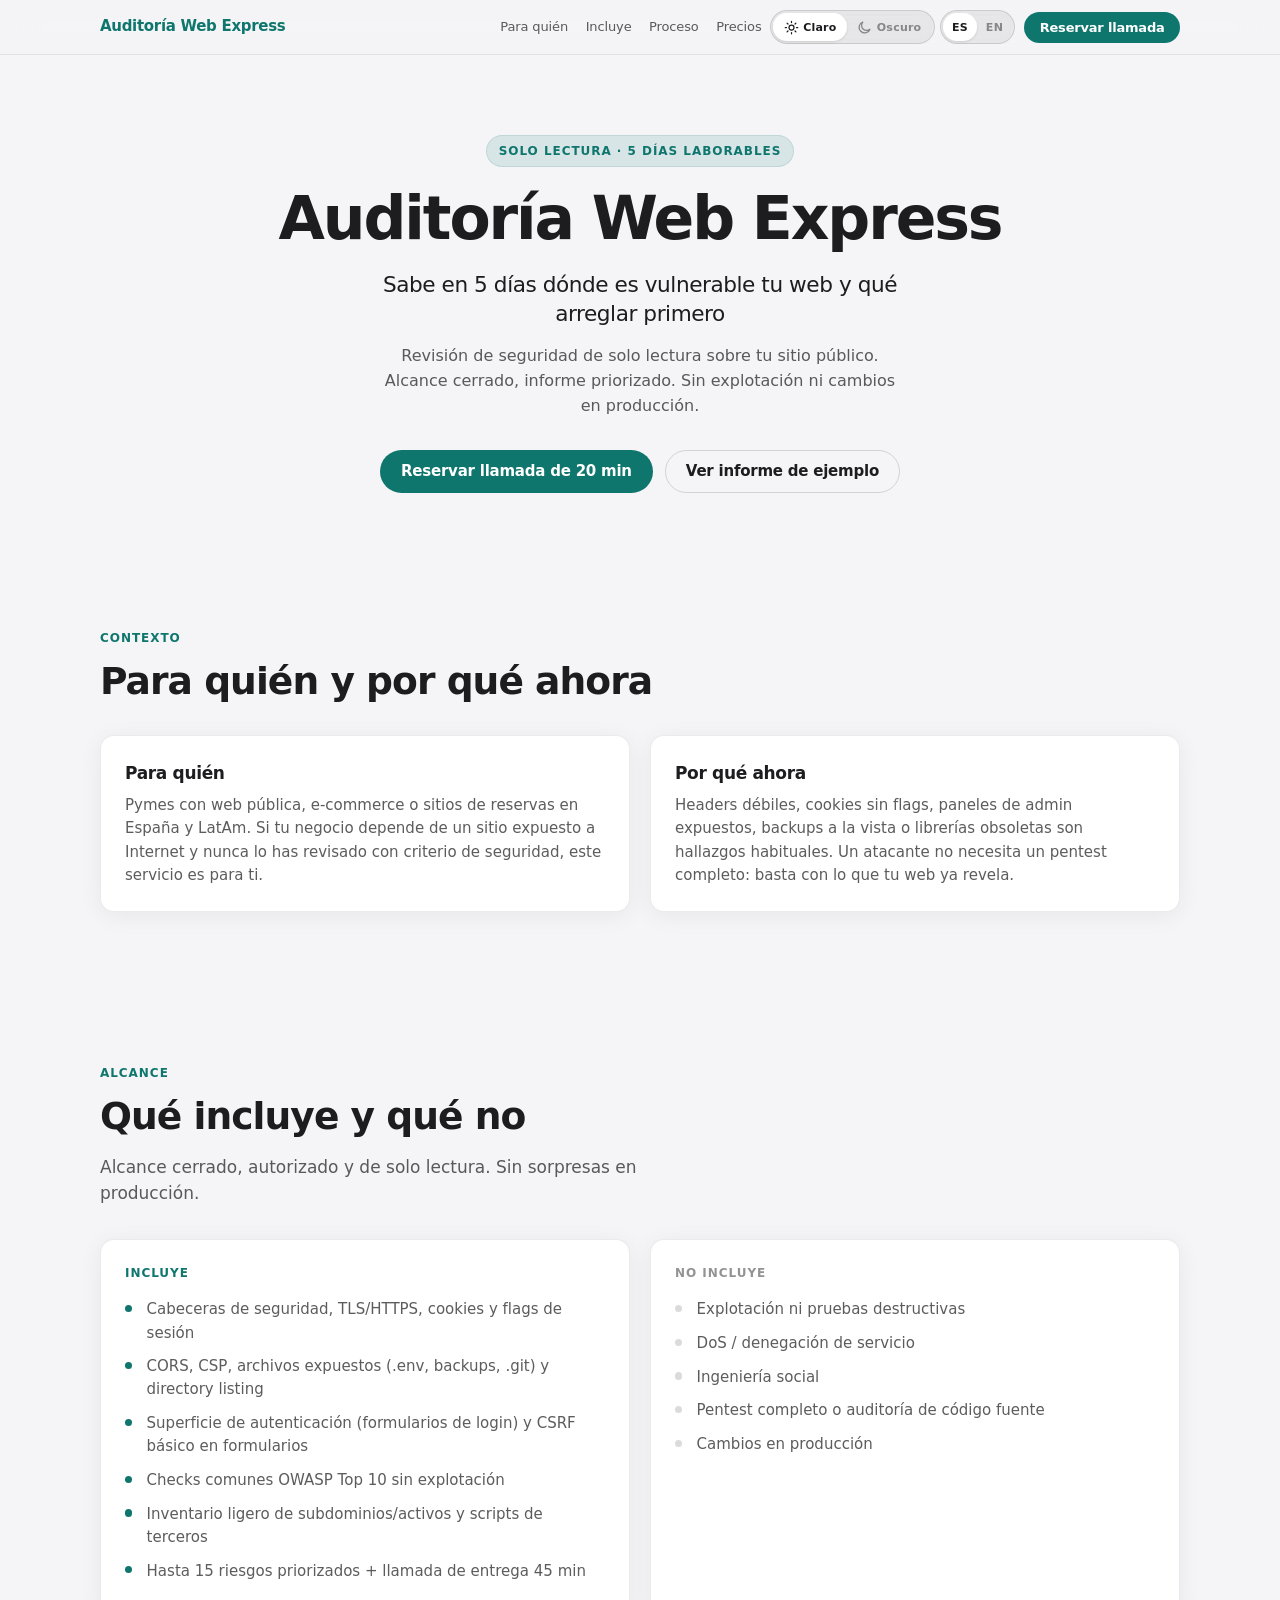
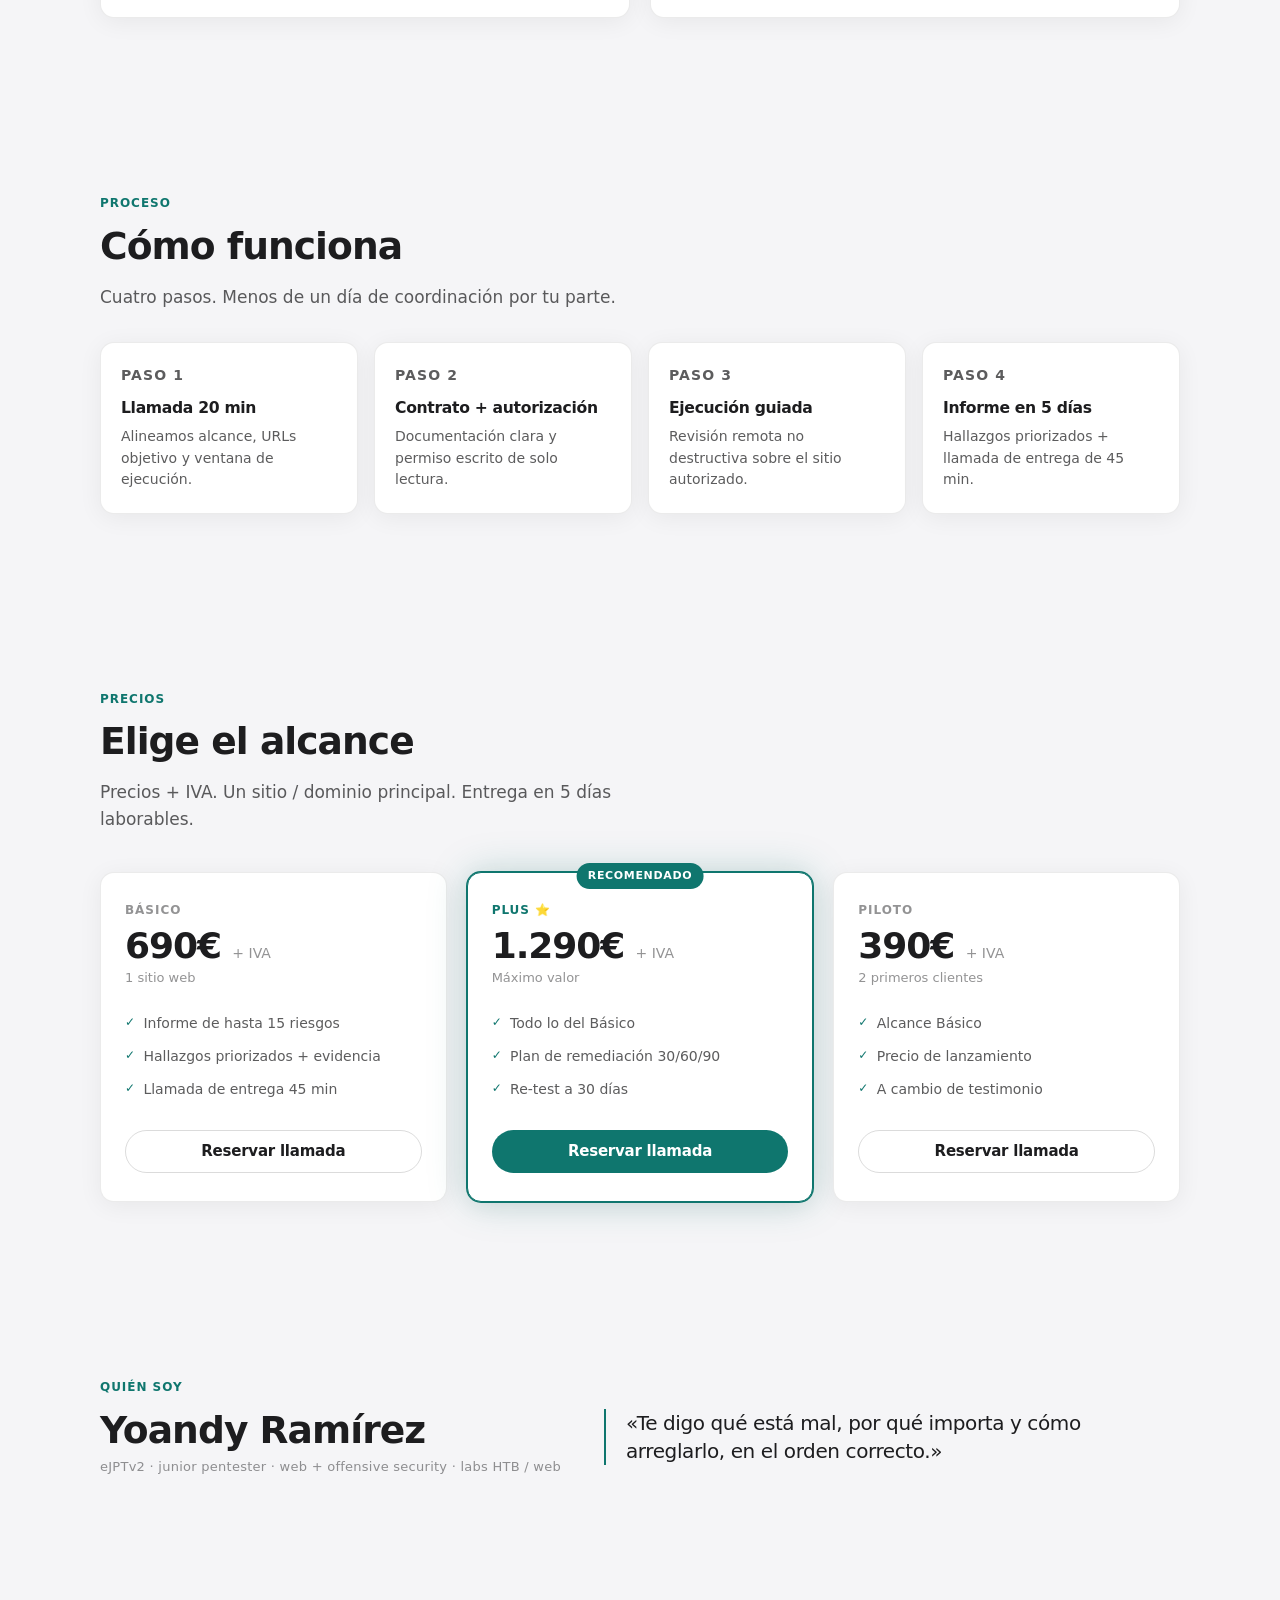
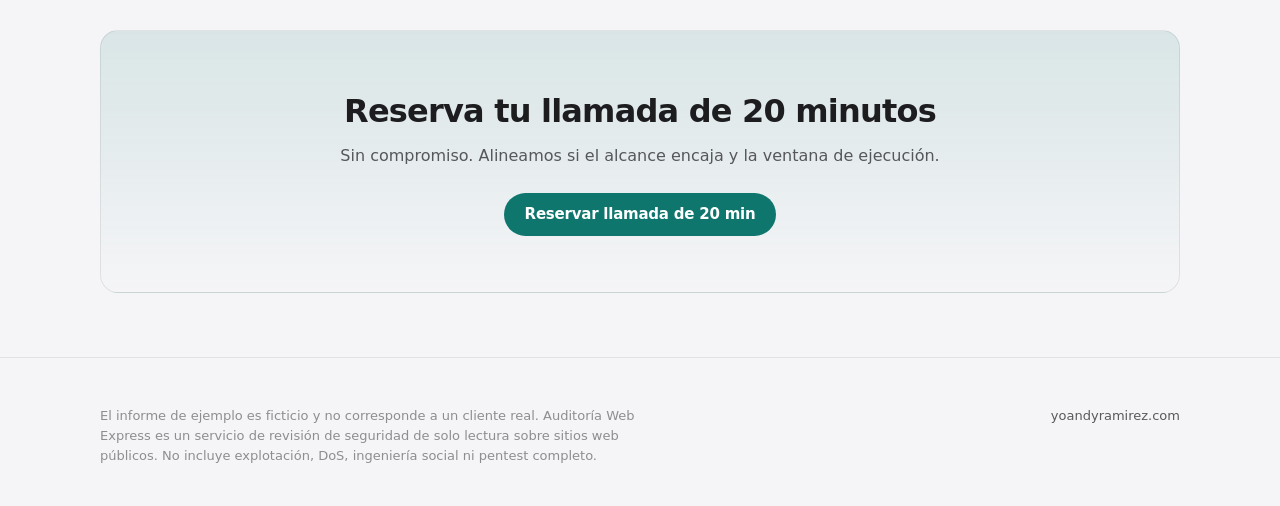
<file: index.html>
<!DOCTYPE html>
<html lang="es" data-theme="dark">
<head>
  <meta charset="UTF-8">
  <meta name="viewport" content="width=device-width, initial-scale=1, viewport-fit=cover">
  <meta name="description" content="Auditoría Web Express: sabe en 5 días dónde es vulnerable tu web y qué arreglar primero. Revisión de solo lectura, informe priorizado. Pymes ES+LatAm.">
  <title>Auditoría Web Express — Seguridad web en 5 días</title>
  <script>
    (function () {
      try {
        var t = localStorage.getItem('theme');
        if (t !== 'light' && t !== 'dark') {
          t = window.matchMedia('(prefers-color-scheme: light)').matches ? 'light' : 'dark';
        }
        document.documentElement.setAttribute('data-theme', t);
        var l = localStorage.getItem('lang');
        document.documentElement.setAttribute('lang', l === 'en' ? 'en' : 'es');
      } catch (e) {}
      document.documentElement.classList.add('js');
    })();
  </script>
  <link rel="stylesheet" href="styles.css">
</head>
<body data-page="home">
  <header class="nav">
    <div class="wrap nav__inner">
      <a href="#" class="nav__brand"><span data-i18n="nav.brand">Auditoría Web</span> <span>Express</span></a>
      <div class="nav__right">
        <nav class="nav__links" data-i18n-aria="nav.aria" aria-label="Principal">
          <a class="nav__link" href="#para-quien" data-i18n="nav.audience">Para quién</a>
          <a class="nav__link" href="#incluye" data-i18n="nav.includes">Incluye</a>
          <a class="nav__link" href="#proceso" data-i18n="nav.process">Proceso</a>
          <a class="nav__link" href="#precios" data-i18n="nav.pricing">Precios</a>
        </nav>
        <div class="nav__toggles">
          <div class="seg seg--theme" role="group" data-i18n-aria="nav.theme" aria-label="Tema">
            <button type="button" class="seg__btn" data-theme-set="light" aria-pressed="false" title="Claro">
              <svg class="seg__icon" width="15" height="15" viewBox="0 0 24 24" fill="none" stroke="currentColor" stroke-width="2" stroke-linecap="round" aria-hidden="true"><circle cx="12" cy="12" r="4"/><path d="M12 2v2M12 20v2M4.93 4.93l1.41 1.41M17.66 17.66l1.41 1.41M2 12h2M20 12h2M4.93 19.07l1.41-1.41M17.66 6.34l1.41-1.41"/></svg>
              <span class="seg__label" data-i18n="theme.light">Claro</span>
            </button>
            <button type="button" class="seg__btn" data-theme-set="dark" aria-pressed="true" title="Oscuro">
              <svg class="seg__icon" width="15" height="15" viewBox="0 0 24 24" fill="none" stroke="currentColor" stroke-width="2" stroke-linecap="round" aria-hidden="true"><path d="M21 14.3A9 9 0 1 1 9.7 3a7 7 0 0 0 11.3 11.3z"/></svg>
              <span class="seg__label" data-i18n="theme.dark">Oscuro</span>
            </button>
          </div>
          <div class="seg seg--lang" role="group" data-i18n-aria="nav.lang" aria-label="Idioma">
            <button type="button" class="seg__btn" data-lang-set="es" aria-pressed="true">ES</button>
            <button type="button" class="seg__btn" data-lang-set="en" aria-pressed="false">EN</button>
          </div>
        </div>
        <a class="btn btn--primary btn--sm nav__cta" href="#reserva" data-i18n-aria="nav.cta" aria-label="Reservar llamada">
          <svg class="nav__cta-icon" width="16" height="16" viewBox="0 0 24 24" fill="none" stroke="currentColor" stroke-width="2" stroke-linecap="round" stroke-linejoin="round" aria-hidden="true"><path d="M22 16.92v3a2 2 0 0 1-2.18 2 19.79 19.79 0 0 1-8.63-3.07 19.5 19.5 0 0 1-6-6 19.79 19.79 0 0 1-3.07-8.67A2 2 0 0 1 4.11 2h3a2 2 0 0 1 2 1.72c.127.96.361 1.903.7 2.81a2 2 0 0 1-.45 2.11L8.09 9.91a16 16 0 0 0 6 6l1.27-1.27a2 2 0 0 1 2.11-.45c.907.339 1.85.573 2.81.7A2 2 0 0 1 22 16.92z"/></svg>
          <span class="nav__cta-label" data-i18n="nav.cta">Reservar llamada</span>
        </a>
      </div>
    </div>
  </header>

  <main>
    <section class="hero">
      <div class="wrap">
        <p class="hero__eyebrow reveal" data-i18n="hero.eyebrow">Solo lectura · 5 días laborables</p>
        <h1 class="hero__title reveal" data-i18n="hero.title">Auditoría Web Express</h1>
        <p class="hero__subtitle reveal" data-i18n="hero.subtitle">Sabe en 5 días dónde es vulnerable tu web y qué arreglar primero</p>
        <p class="hero__sub reveal" data-i18n="hero.sub">Revisión de seguridad de solo lectura sobre tu sitio público. Alcance cerrado, informe priorizado. Sin explotación ni cambios en producción.</p>
        <div class="hero__actions reveal">
          <a class="btn btn--primary" href="mailto:yoandyramirezdelgado@gmail.com?subject=Auditor%C3%ADa%20Web%20Express" data-i18n="hero.cta" data-i18n-mail="mail.subject">Reservar llamada de 20 min</a>
          <a class="btn btn--ghost" href="informe.html" data-i18n="hero.sample">Ver informe de ejemplo</a>
        </div>
      </div>
    </section>

    <section class="section section--tight" id="para-quien">
      <div class="wrap">
        <p class="section__label reveal" data-i18n="aud.label">Contexto</p>
        <h2 class="section__title reveal" data-i18n="aud.title">Para quién y por qué ahora</h2>
        <div class="grid-2 audience-grid" style="margin-top: 2rem;">
          <article class="card card--glass reveal">
            <h3 data-i18n="aud.whoTitle">Para quién</h3>
            <p data-i18n="aud.whoBody">Pymes con web pública, e-commerce o sitios de reservas en España y LatAm. Si tu negocio depende de un sitio expuesto a Internet y nunca lo has revisado con criterio de seguridad, este servicio es para ti.</p>
          </article>
          <article class="card card--glass reveal">
            <h3 data-i18n="aud.whyTitle">Por qué ahora</h3>
            <p data-i18n="aud.whyBody">Headers débiles, cookies sin flags, paneles de admin expuestos, backups a la vista o librerías obsoletas son hallazgos habituales. Un atacante no necesita un pentest completo: basta con lo que tu web ya revela.</p>
          </article>
        </div>
      </div>
    </section>

    <section class="section" id="incluye">
      <div class="wrap">
        <p class="section__label reveal" data-i18n="inc.label">Alcance</p>
        <h2 class="section__title reveal" data-i18n="inc.title">Qué incluye y qué no</h2>
        <p class="section__lead reveal" data-i18n="inc.lead">Alcance cerrado, autorizado y de solo lectura. Sin sorpresas en producción.</p>
        <div class="grid-2" style="margin-top: 2rem;">
          <div class="card includes-col includes-col--yes reveal">
            <h3 data-i18n="inc.yes">Incluye</h3>
            <ul>
              <li data-i18n="inc.yes1">Cabeceras de seguridad, TLS/HTTPS, cookies y flags de sesión</li>
              <li data-i18n="inc.yes2">CORS, CSP, archivos expuestos (.env, backups, .git) y directory listing</li>
              <li data-i18n="inc.yes3">Superficie de autenticación (formularios de login) y CSRF básico en formularios</li>
              <li data-i18n="inc.yes4">Checks comunes OWASP Top 10 sin explotación</li>
              <li data-i18n="inc.yes5">Inventario ligero de subdominios/activos y scripts de terceros</li>
              <li data-i18n="inc.yes6">Hasta 15 riesgos priorizados + llamada de entrega 45 min</li>
            </ul>
          </div>
          <div class="card includes-col includes-col--no reveal">
            <h3 data-i18n="inc.no">No incluye</h3>
            <ul>
              <li data-i18n="inc.no1">Explotación ni pruebas destructivas</li>
              <li data-i18n="inc.no2">DoS / denegación de servicio</li>
              <li data-i18n="inc.no3">Ingeniería social</li>
              <li data-i18n="inc.no4">Pentest completo o auditoría de código fuente</li>
              <li data-i18n="inc.no5">Cambios en producción</li>
            </ul>
          </div>
        </div>
      </div>
    </section>

    <section class="section" id="proceso">
      <div class="wrap">
        <p class="section__label reveal" data-i18n="proc.label">Proceso</p>
        <h2 class="section__title reveal" data-i18n="proc.title">Cómo funciona</h2>
        <p class="section__lead reveal" data-i18n="proc.lead">Cuatro pasos. Menos de un día de coordinación por tu parte.</p>
        <div class="steps" style="margin-top: 2rem;">
          <article class="step reveal">
            <p class="step__num" data-i18n="proc.s1n">Paso 1</p>
            <h3 data-i18n="proc.s1t">Llamada 20 min</h3>
            <p data-i18n="proc.s1b">Alineamos alcance, URLs objetivo y ventana de ejecución.</p>
          </article>
          <article class="step reveal">
            <p class="step__num" data-i18n="proc.s2n">Paso 2</p>
            <h3 data-i18n="proc.s2t">Contrato + autorización</h3>
            <p data-i18n="proc.s2b">Documentación clara y permiso escrito de solo lectura.</p>
          </article>
          <article class="step reveal">
            <p class="step__num" data-i18n="proc.s3n">Paso 3</p>
            <h3 data-i18n="proc.s3t">Ejecución guiada</h3>
            <p data-i18n="proc.s3b">Revisión remota no destructiva sobre el sitio autorizado.</p>
          </article>
          <article class="step reveal">
            <p class="step__num" data-i18n="proc.s4n">Paso 4</p>
            <h3 data-i18n="proc.s4t">Informe en 5 días</h3>
            <p data-i18n="proc.s4b">Hallazgos priorizados + llamada de entrega de 45 min.</p>
          </article>
        </div>
      </div>
    </section>

    <section class="section" id="precios">
      <div class="wrap">
        <p class="section__label reveal" data-i18n="price.label">Precios</p>
        <h2 class="section__title reveal" data-i18n="price.title">Elige el alcance</h2>
        <p class="section__lead reveal" data-i18n="price.lead">Precios + IVA. Un sitio / dominio principal. Entrega en 5 días laborables.</p>
        <div class="grid-3" style="margin-top: 2.5rem;">
          <article class="pricing-card reveal">
            <p class="pricing-card__name" data-i18n="price.basic">Básico</p>
            <p class="pricing-card__price">690€ <span data-i18n="price.vat">+ IVA</span></p>
            <p class="pricing-card__note" data-i18n="price.basicNote">1 sitio web</p>
            <ul>
              <li data-i18n="price.basic1">Informe de hasta 15 riesgos</li>
              <li data-i18n="price.basic2">Hallazgos priorizados + evidencia</li>
              <li data-i18n="price.basic3">Llamada de entrega 45 min</li>
            </ul>
            <a class="btn btn--ghost" href="mailto:yoandyramirezdelgado@gmail.com?subject=Auditor%C3%ADa%20Web%20Express%20%E2%80%94%20B%C3%A1sico" data-i18n="price.cta" data-i18n-mail="mail.basic">Reservar llamada</a>
          </article>
          <article class="pricing-card pricing-card--plus reveal">
            <span class="pricing-card__badge" data-i18n="price.badge">Recomendado</span>
            <p class="pricing-card__name" data-i18n="price.plus">Plus ⭐</p>
            <p class="pricing-card__price">1.290€ <span data-i18n="price.vat">+ IVA</span></p>
            <p class="pricing-card__note" data-i18n="price.plusNote">Máximo valor</p>
            <ul>
              <li data-i18n="price.plus1">Todo lo del Básico</li>
              <li data-i18n="price.plus2">Plan de remediación 30/60/90</li>
              <li data-i18n="price.plus3">Re-test a 30 días</li>
            </ul>
            <a class="btn btn--primary" href="mailto:yoandyramirezdelgado@gmail.com?subject=Auditor%C3%ADa%20Web%20Express%20%E2%80%94%20Plus" data-i18n="price.cta" data-i18n-mail="mail.plus">Reservar llamada</a>
          </article>
          <article class="pricing-card reveal">
            <p class="pricing-card__name" data-i18n="price.pilot">Piloto</p>
            <p class="pricing-card__price">390€ <span data-i18n="price.vat">+ IVA</span></p>
            <p class="pricing-card__note" data-i18n="price.pilotNote">2 primeros clientes</p>
            <ul>
              <li data-i18n="price.pilot1">Alcance Básico</li>
              <li data-i18n="price.pilot2">Precio de lanzamiento</li>
              <li data-i18n="price.pilot3">A cambio de testimonio</li>
            </ul>
            <a class="btn btn--ghost" href="mailto:yoandyramirezdelgado@gmail.com?subject=Auditor%C3%ADa%20Web%20Express%20%E2%80%94%20Piloto" data-i18n="price.cta" data-i18n-mail="mail.pilot">Reservar llamada</a>
          </article>
        </div>
      </div>
    </section>

    <section class="section" id="quien">
      <div class="wrap">
        <p class="section__label reveal" data-i18n="about.label">Quién soy</p>
        <div class="about">
          <div class="reveal">
            <h2 class="section__title" style="margin-bottom: 0.25rem;">Yoandy Ramírez</h2>
            <p class="about__meta" data-i18n="about.meta">eJPTv2 · junior pentester · web + offensive security · labs HTB / web</p>
          </div>
          <blockquote class="about__quote reveal" data-i18n="about.quote">
            «Te digo qué está mal, por qué importa y cómo arreglarlo, en el orden correcto.»
          </blockquote>
        </div>
      </div>
    </section>

    <section class="section section--tight" id="reserva">
      <div class="wrap">
        <div class="cta-band reveal">
          <h2 data-i18n="cta.title">Reserva tu llamada de 20 minutos</h2>
          <p data-i18n="cta.body">Sin compromiso. Alineamos si el alcance encaja y la ventana de ejecución.</p>
          <a class="btn btn--primary" href="mailto:yoandyramirezdelgado@gmail.com?subject=Auditor%C3%ADa%20Web%20Express" data-i18n="cta.btn" data-i18n-mail="mail.subject">Reservar llamada de 20 min</a>
        </div>
      </div>
    </section>
  </main>

  <footer class="footer">
    <div class="wrap footer__inner">
      <p data-i18n="footer.body">El informe de ejemplo es ficticio y no corresponde a un cliente real. Auditoría Web Express es un servicio de revisión de seguridad de solo lectura sobre sitios web públicos. No incluye explotación, DoS, ingeniería social ni pentest completo.</p>
      <p class="footer__links"><a href="https://yoandyramirez.com" rel="noopener noreferrer">yoandyramirez.com</a></p>
    </div>
  </footer>

  <script src="main.js"></script>
</body>
</html>
</file>
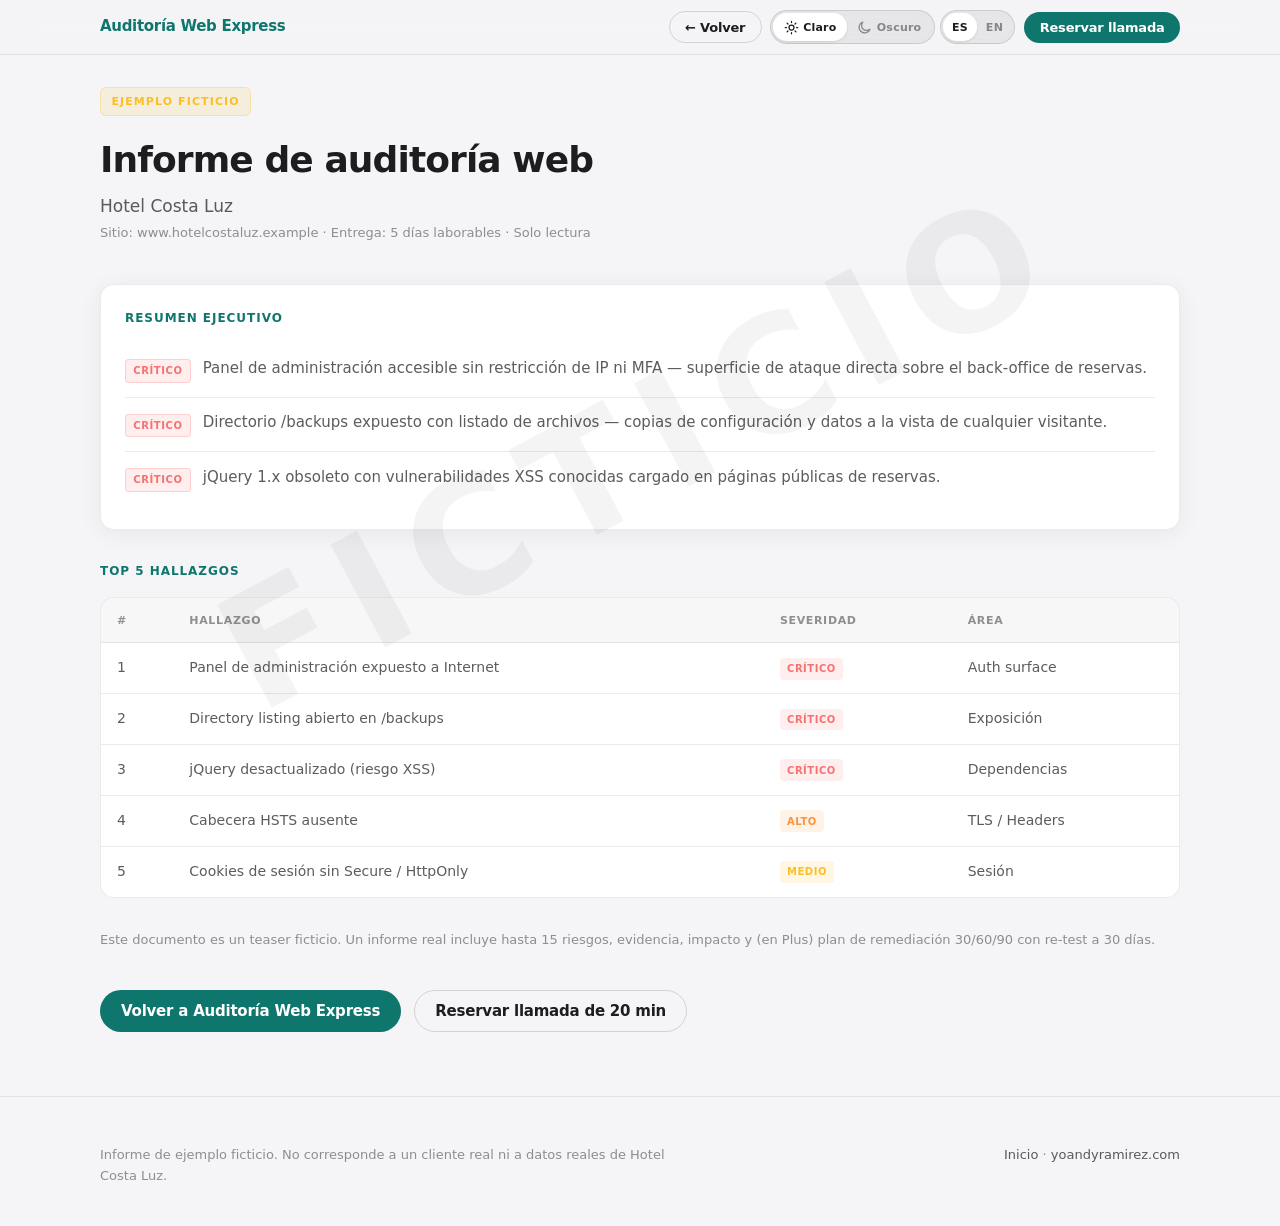
<file: informe.html>
<!DOCTYPE html>
<html lang="es" data-theme="dark">
<head>
  <meta charset="UTF-8">
  <meta name="viewport" content="width=device-width, initial-scale=1, viewport-fit=cover">
  <meta name="description" content="Informe de ejemplo ficticio — Auditoría Web Express. Hotel Costa Luz.">
  <meta name="robots" content="noindex">
  <title>Informe de ejemplo (FICTICIO) — Auditoría Web Express</title>
  <script>
    (function () {
      try {
        var t = localStorage.getItem('theme');
        if (t !== 'light' && t !== 'dark') {
          t = window.matchMedia('(prefers-color-scheme: light)').matches ? 'light' : 'dark';
        }
        document.documentElement.setAttribute('data-theme', t);
        var l = localStorage.getItem('lang');
        document.documentElement.setAttribute('lang', l === 'en' ? 'en' : 'es');
      } catch (e) {}
      document.documentElement.classList.add('js');
    })();
  </script>
  <link rel="stylesheet" href="styles.css">
</head>
<body data-page="report">
  <div class="watermark" aria-hidden="true"><span data-i18n="report.watermark">FICTICIO</span></div>

  <header class="nav">
    <div class="wrap nav__inner">
      <a href="index.html" class="nav__brand"><span data-i18n="nav.brand">Auditoría Web</span> <span>Express</span></a>
      <div class="nav__right">
        <nav class="nav__links" data-i18n-aria="nav.aria" aria-label="Principal">
          <a class="btn btn--ghost btn--sm nav__back" href="index.html" data-i18n="nav.back">← Volver</a>
        </nav>
        <div class="nav__toggles">
          <div class="seg seg--theme" role="group" data-i18n-aria="nav.theme" aria-label="Tema">
            <button type="button" class="seg__btn" data-theme-set="light" aria-pressed="false" title="Claro">
              <svg class="seg__icon" width="15" height="15" viewBox="0 0 24 24" fill="none" stroke="currentColor" stroke-width="2" stroke-linecap="round" aria-hidden="true"><circle cx="12" cy="12" r="4"/><path d="M12 2v2M12 20v2M4.93 4.93l1.41 1.41M17.66 17.66l1.41 1.41M2 12h2M20 12h2M4.93 19.07l1.41-1.41M17.66 6.34l1.41-1.41"/></svg>
              <span class="seg__label" data-i18n="theme.light">Claro</span>
            </button>
            <button type="button" class="seg__btn" data-theme-set="dark" aria-pressed="true" title="Oscuro">
              <svg class="seg__icon" width="15" height="15" viewBox="0 0 24 24" fill="none" stroke="currentColor" stroke-width="2" stroke-linecap="round" aria-hidden="true"><path d="M21 14.3A9 9 0 1 1 9.7 3a7 7 0 0 0 11.3 11.3z"/></svg>
              <span class="seg__label" data-i18n="theme.dark">Oscuro</span>
            </button>
          </div>
          <div class="seg seg--lang" role="group" data-i18n-aria="nav.lang" aria-label="Idioma">
            <button type="button" class="seg__btn" data-lang-set="es" aria-pressed="true">ES</button>
            <button type="button" class="seg__btn" data-lang-set="en" aria-pressed="false">EN</button>
          </div>
        </div>
        <a class="btn btn--primary btn--sm nav__cta" href="mailto:yoandyramirezdelgado@gmail.com?subject=Auditor%C3%ADa%20Web%20Express" data-i18n-aria="nav.cta" data-i18n-mail="mail.subject" aria-label="Reservar llamada">
          <svg class="nav__cta-icon" width="16" height="16" viewBox="0 0 24 24" fill="none" stroke="currentColor" stroke-width="2" stroke-linecap="round" stroke-linejoin="round" aria-hidden="true"><path d="M22 16.92v3a2 2 0 0 1-2.18 2 19.79 19.79 0 0 1-8.63-3.07 19.5 19.5 0 0 1-6-6 19.79 19.79 0 0 1-3.07-8.67A2 2 0 0 1 4.11 2h3a2 2 0 0 1 2 1.72c.127.96.361 1.903.7 2.81a2 2 0 0 1-.45 2.11L8.09 9.91a16 16 0 0 0 6 6l1.27-1.27a2 2 0 0 1 2.11-.45c.907.339 1.85.573 2.81.7A2 2 0 0 1 22 16.92z"/></svg>
          <span class="nav__cta-label" data-i18n="nav.cta">Reservar llamada</span>
        </a>
      </div>
    </div>
  </header>

  <main class="report-page">
    <div class="wrap">
      <header class="report-header reveal">
        <span class="report-header__badge" data-i18n="report.badge">Ejemplo ficticio</span>
        <h1 data-i18n="report.title">Informe de auditoría web</h1>
        <p class="report-header__client">Hotel Costa Luz</p>
        <p class="report-header__meta" data-i18n="report.meta">Sitio: www.hotelcostaluz.example · Entrega: 5 días laborables · Solo lectura</p>
      </header>

      <section class="card report-section reveal">
        <h2 data-i18n="report.exec">Resumen ejecutivo</h2>
        <ul class="critical-list">
          <li>
            <span class="tag" data-i18n="report.crit">Crítico</span>
            <span data-i18n="report.c1">Panel de administración accesible sin restricción de IP ni MFA — superficie de ataque directa sobre el back-office de reservas.</span>
          </li>
          <li>
            <span class="tag" data-i18n="report.crit">Crítico</span>
            <span data-i18n="report.c2">Directorio /backups expuesto con listado de archivos — copias de configuración y datos a la vista de cualquier visitante.</span>
          </li>
          <li>
            <span class="tag" data-i18n="report.crit">Crítico</span>
            <span data-i18n="report.c3">jQuery 1.x obsoleto con vulnerabilidades XSS conocidas cargado en páginas públicas de reservas.</span>
          </li>
        </ul>
      </section>

      <section class="report-section reveal">
        <h2 data-i18n="report.top5">Top 5 hallazgos</h2>
        <div class="table-wrap">
          <table>
            <thead>
              <tr>
                <th>#</th>
                <th data-i18n="report.thFinding">Hallazgo</th>
                <th data-i18n="report.thSev">Severidad</th>
                <th data-i18n="report.thArea">Área</th>
              </tr>
            </thead>
            <tbody>
              <tr>
                <td>1</td>
                <td data-i18n="report.f1">Panel de administración expuesto a Internet</td>
                <td><span class="sev sev--crit" data-i18n="report.crit">Crítico</span></td>
                <td data-i18n="report.area1">Auth surface</td>
              </tr>
              <tr>
                <td>2</td>
                <td data-i18n="report.f2">Directory listing abierto en /backups</td>
                <td><span class="sev sev--crit" data-i18n="report.crit">Crítico</span></td>
                <td data-i18n="report.area2">Exposición</td>
              </tr>
              <tr>
                <td>3</td>
                <td data-i18n="report.f3">jQuery desactualizado (riesgo XSS)</td>
                <td><span class="sev sev--crit" data-i18n="report.crit">Crítico</span></td>
                <td data-i18n="report.area3">Dependencias</td>
              </tr>
              <tr>
                <td>4</td>
                <td data-i18n="report.f4">Cabecera HSTS ausente</td>
                <td><span class="sev sev--high" data-i18n="report.sevHigh">Alto</span></td>
                <td data-i18n="report.area4">TLS / Headers</td>
              </tr>
              <tr>
                <td>5</td>
                <td data-i18n="report.f5">Cookies de sesión sin Secure / HttpOnly</td>
                <td><span class="sev sev--med" data-i18n="report.sevMed">Medio</span></td>
                <td data-i18n="report.area5">Sesión</td>
              </tr>
            </tbody>
          </table>
        </div>
      </section>

      <p class="report-header__meta reveal" style="margin-bottom: 1.5rem;" data-i18n="report.note">
        Este documento es un teaser ficticio. Un informe real incluye hasta 15 riesgos, evidencia, impacto y (en Plus) plan de remediación 30/60/90 con re-test a 30 días.
      </p>

      <div class="report-back reveal">
        <a class="btn btn--primary" href="index.html" data-i18n="report.back">Volver a Auditoría Web Express</a>
        <a class="btn btn--ghost" href="mailto:yoandyramirezdelgado@gmail.com?subject=Auditor%C3%ADa%20Web%20Express" style="margin-left: 0.5rem;" data-i18n="report.cta" data-i18n-mail="mail.subject">Reservar llamada de 20 min</a>
      </div>
    </div>
  </main>

  <footer class="footer">
    <div class="wrap footer__inner">
      <p data-i18n="report.footer">Informe de ejemplo ficticio. No corresponde a un cliente real ni a datos reales de Hotel Costa Luz.</p>
      <p class="footer__links"><a href="index.html" data-i18n="report.home">Inicio</a> · <a href="https://yoandyramirez.com" rel="noopener noreferrer">yoandyramirez.com</a></p>
    </div>
  </footer>

  <script src="main.js"></script>
</body>
</html>
</file>
<file: styles.css>
/* Auditoría Web Express — Apple + Emil Kowalski aesthetic */

:root {
  --bg: #0a0a0b;
  --bg-elevated: #111113;
  --bg-card: rgba(255, 255, 255, 0.03);
  --text: #f5f5f7;
  --text-secondary: rgba(245, 245, 247, 0.72);
  --text-muted: rgba(245, 245, 247, 0.48);
  --accent: #0F766E;
  --accent-soft: rgba(15, 118, 110, 0.22);
  --accent-glow: rgba(15, 118, 110, 0.35);
  --border: rgba(255, 255, 255, 0.08);
  --border-strong: rgba(255, 255, 255, 0.14);
  --radius: 14px;
  --radius-sm: 10px;
  --max: 1080px;
  --font: -apple-system, BlinkMacSystemFont, "SF Pro Text", "Segoe UI", system-ui, sans-serif;
  --ease: ease-out;
  --nav-bg: rgba(10, 10, 11, 0.72);
  --shadow: 0 8px 32px rgba(0, 0, 0, 0.28);
  --watermark: rgba(255, 255, 255, 0.04);
  --th-bg: rgba(255, 255, 255, 0.02);
  --seg-track: rgba(255, 255, 255, 0.08);
  --seg-border: rgba(255, 255, 255, 0.12);
  --seg-active: rgba(255, 255, 255, 0.92);
  --seg-active-text: #0a0a0b;
  --nav-h: 54px;
}


[data-theme="light"] {
  --bg: #f5f5f7;
  --bg-elevated: #ffffff;
  --bg-card: #ffffff;
  --text: #1d1d1f;
  --text-secondary: rgba(29, 29, 31, 0.72);
  --text-muted: rgba(29, 29, 31, 0.48);
  --accent: #0F766E;
  --accent-soft: rgba(15, 118, 110, 0.12);
  --accent-glow: rgba(15, 118, 110, 0.22);
  --border: rgba(0, 0, 0, 0.08);
  --border-strong: rgba(0, 0, 0, 0.14);
  --nav-bg: rgba(245, 245, 247, 0.82);
  --shadow: 0 4px 24px rgba(0, 0, 0, 0.06);
  --watermark: rgba(0, 0, 0, 0.045);
  --th-bg: rgba(0, 0, 0, 0.03);
  --seg-track: rgba(0, 0, 0, 0.06);
  --seg-border: rgba(0, 0, 0, 0.12);
  --seg-active: #ffffff;
  --seg-active-text: #1d1d1f;
  --nav-h: 54px;
}



*,
*::before,
*::after {
  box-sizing: border-box;
  margin: 0;
  padding: 0;
}

html {
  scroll-behavior: smooth;
}

@media (prefers-reduced-motion: reduce) {
  html {
    scroll-behavior: auto;
  }
}

body {
  font-family: var(--font);
  background: var(--bg);
  color: var(--text);
  line-height: 1.55;
  -webkit-font-smoothing: antialiased;
  -moz-osx-font-smoothing: grayscale;
  min-height: 100vh;
}

img {
  max-width: 100%;
  display: block;
}

a {
  color: inherit;
  text-decoration: none;
}

ul {
  list-style: none;
}

/* —— Layout —— */
.wrap {
  width: min(100% - 2.5rem, var(--max));
  margin-inline: auto;
}

.section {
  padding: 5.5rem 0;
}

.section--tight {
  padding: 4rem 0;
}

.section__label {
  font-size: 0.75rem;
  font-weight: 600;
  letter-spacing: 0.08em;
  text-transform: uppercase;
  color: var(--accent);
  margin-bottom: 0.75rem;
}

.section__title {
  font-size: clamp(1.75rem, 3.5vw, 2.35rem);
  font-weight: 650;
  letter-spacing: -0.025em;
  line-height: 1.15;
  margin-bottom: 1rem;
}

.section__lead {
  font-size: 1.0625rem;
  color: var(--text-secondary);
  max-width: 36rem;
}

/* —— Nav —— */
.nav {
  position: sticky;
  top: 0;
  z-index: 100;
  padding-top: env(safe-area-inset-top, 0px);
  backdrop-filter: saturate(180%) blur(20px);
  -webkit-backdrop-filter: saturate(180%) blur(20px);
  background: var(--nav-bg);
  border-bottom: 1px solid var(--border);
}

.nav__inner {
  display: flex;
  align-items: center;
  justify-content: space-between;
  flex-wrap: nowrap;
  gap: 0.5rem;
  height: var(--nav-h);
  min-height: var(--nav-h);
  max-height: var(--nav-h);
  padding: 0;
  box-sizing: content-box;
}

.nav__right {
  display: flex;
  align-items: center;
  flex-wrap: nowrap;
  gap: 0.4rem;
  flex-shrink: 0;
}

.nav__toggles {
  display: flex;
  align-items: center;
  flex-wrap: nowrap;
  gap: 0.35rem;
  flex-shrink: 0;
}

/* —— Segmented controls (iOS HIG) —— */
.seg {
  display: inline-flex;
  align-items: stretch;
  flex-wrap: nowrap;
  padding: 2px;
  background: var(--seg-track);
  border: 1px solid var(--seg-border);
  border-radius: 980px;
  gap: 0;
  -webkit-backdrop-filter: blur(8px);
  backdrop-filter: blur(8px);
  box-shadow: inset 0 0.5px 0 rgba(255, 255, 255, 0.06);
}

.seg__btn {
  -webkit-appearance: none;
  appearance: none;
  display: inline-flex;
  align-items: center;
  justify-content: center;
  gap: 0.28rem;
  margin: 0;
  font-family: inherit;
  font-size: 0.6875rem;
  font-weight: 600;
  letter-spacing: 0.02em;
  line-height: 1;
  color: var(--text-muted);
  background: transparent;
  background-color: transparent;
  border: 0;
  border-radius: 980px;
  padding: 0.38rem 0.5rem;
  cursor: pointer;
  min-width: 1.75rem;
  min-height: 1.75rem;
  box-shadow: none;
  outline: none;
  -webkit-tap-highlight-color: transparent;
  transition: background-color 140ms var(--ease), color 140ms var(--ease), box-shadow 140ms var(--ease), transform 120ms ease-out;
}

.seg__btn:focus-visible {
  box-shadow: 0 0 0 2px var(--accent-soft);
}

.seg__btn:active {
  transform: scale(0.96);
}

.seg__btn.is-active {
  background: var(--seg-active);
  background-color: var(--seg-active);
  color: var(--seg-active-text);
  box-shadow: 0 1px 3px rgba(0, 0, 0, 0.22), 0 0.5px 0 rgba(255, 255, 255, 0.35) inset;
  border: 0;
}

[data-theme="dark"] .seg__btn.is-active {
  background: #fff;
  background-color: #fff;
  color: #0a0a0b;
}

[data-theme="light"] .seg__btn.is-active {
  background: #fff;
  background-color: #fff;
  color: #1d1d1f;
  box-shadow: 0 1px 3px rgba(0, 0, 0, 0.12), 0 0.5px 0 rgba(255, 255, 255, 0.9) inset;
}

.seg__icon {
  display: block;
  flex-shrink: 0;
  width: 15px;
  height: 15px;
  pointer-events: none;
}

.seg__label {
  display: none;
}

.seg--lang .seg__btn {
  min-width: 2rem;
  padding: 0.38rem 0.55rem;
  letter-spacing: 0.04em;
}

@media (min-width: 640px) {
  .seg--theme .seg__label {
    display: inline;
  }

  .seg--theme .seg__btn {
    padding: 0.38rem 0.65rem;
  }
}

.nav__brand {
  font-size: 0.9375rem;
  font-weight: 600;
  letter-spacing: -0.02em;
  min-width: 0;
  overflow: hidden;
  text-overflow: ellipsis;
  white-space: nowrap;
  flex-shrink: 1;
}

.nav__brand span {
  color: var(--accent);
}

.nav__links {
  display: none;
  align-items: center;
  flex-wrap: nowrap;
  gap: 1.1rem;
}

.nav__link {
  font-size: 0.8125rem;
  color: var(--text-secondary);
  letter-spacing: -0.01em;
  transition: opacity 120ms var(--ease);
  white-space: nowrap;
}

.nav__link:hover {
  opacity: 0.85;
  color: var(--text);
}

.nav__cta {
  display: inline-flex;
  align-items: center;
  justify-content: center;
  flex-shrink: 0;
  gap: 0;
  padding: 0;
  width: 2.1rem;
  height: 2.1rem;
  min-width: 2.1rem;
  border-radius: 980px;
}

.nav__cta-icon {
  display: block;
  flex-shrink: 0;
}

.nav__cta-label {
  display: none;
}

.nav__back {
  display: none;
}

@media (min-width: 640px) {
  .nav__cta {
    width: auto;
    height: auto;
    min-width: 0;
    gap: 0.35rem;
    padding: 0.5rem 0.9rem;
  }

  .nav__cta-icon {
    display: none;
  }

  .nav__cta-label {
    display: inline;
  }

  .nav__back {
    display: inline-flex;
  }

  .nav__right {
    gap: 0.55rem;
  }
}

@media (min-width: 900px) {
  .nav__links {
    display: flex;
  }

  .nav__brand {
    font-size: 0.9375rem;
  }
}

@media (max-width: 639px) {
  .nav__brand {
    font-size: 0.8125rem;
  }

  .wrap {
    width: min(100% - 1.5rem, var(--max));
  }
}

/* —— Buttons —— */
.btn {
  display: inline-flex;
  align-items: center;
  justify-content: center;
  gap: 0.4rem;
  font-family: inherit;
  font-size: 0.9375rem;
  font-weight: 560;
  letter-spacing: -0.015em;
  line-height: 1;
  padding: 0.8rem 1.25rem;
  border-radius: 980px;
  border: 1px solid transparent;
  cursor: pointer;
  transition: transform 120ms ease-out, opacity 120ms ease-out;
  white-space: nowrap;
}

.btn:active {
  transform: scale(0.97);
}

.btn--primary {
  background: var(--accent);
  color: #fff;
}

.btn--primary:hover {
  opacity: 0.92;
}

.btn--ghost {
  background: transparent;
  color: var(--text);
  border-color: var(--border-strong);
}

.btn--ghost:hover {
  opacity: 0.88;
}

.btn--sm {
  font-size: 0.8125rem;
  padding: 0.55rem 0.95rem;
}

/* Nav CTA must win over .btn / .btn--sm (Android-safe compact control) */
a.nav__cta.btn {
  -webkit-appearance: none;
  appearance: none;
  flex-shrink: 0;
  gap: 0;
  padding: 0;
  width: 2.1rem;
  height: 2.1rem;
  min-width: 2.1rem;
  border-radius: 980px;
}

@media (min-width: 640px) {
  a.nav__cta.btn {
    width: auto;
    height: auto;
    min-width: 0;
    gap: 0.35rem;
    padding: 0.5rem 0.9rem;
  }
}

/* —— Hero —— */
.hero {
  padding: 5rem 0 4.5rem;
  text-align: center;
}

.hero__eyebrow {
  display: inline-block;
  font-size: 0.75rem;
  font-weight: 600;
  letter-spacing: 0.08em;
  text-transform: uppercase;
  color: var(--accent);
  margin-bottom: 1.25rem;
  padding: 0.35rem 0.75rem;
  border: 1px solid var(--accent-soft);
  border-radius: 980px;
  background: var(--accent-soft);
}

.hero__title {
  font-size: clamp(2.4rem, 6.5vw, 3.75rem);
  font-weight: 700;
  letter-spacing: -0.035em;
  line-height: 1.05;
  margin-bottom: 1.25rem;
}

.hero__subtitle {
  font-size: clamp(1.125rem, 2.2vw, 1.35rem);
  font-weight: 500;
  letter-spacing: -0.02em;
  line-height: 1.35;
  color: var(--text);
  max-width: 34rem;
  margin: 0 auto 1rem;
}

.hero__sub {
  font-size: 1rem;
  color: var(--text-secondary);
  max-width: 32rem;
  margin: 0 auto 2rem;
}

.hero__actions {
  display: flex;
  flex-wrap: wrap;
  gap: 0.75rem;
  justify-content: center;
}

/* —— Cards —— */
.card {
  background: var(--bg-card);
  border: 1px solid var(--border);
  border-radius: var(--radius);
  padding: 1.5rem;
  box-shadow: var(--shadow);
}

.card--glass {
  backdrop-filter: blur(12px);
  -webkit-backdrop-filter: blur(12px);
}

.grid-2 {
  display: grid;
  gap: 1.25rem;
}

@media (min-width: 720px) {
  .grid-2 {
    grid-template-columns: 1fr 1fr;
  }
}

.grid-3 {
  display: grid;
  gap: 1.25rem;
}

@media (min-width: 860px) {
  .grid-3 {
    grid-template-columns: repeat(3, 1fr);
  }
}

/* —— Audience / Why —— */
.audience-grid .card h3 {
  font-size: 1.0625rem;
  font-weight: 600;
  letter-spacing: -0.02em;
  margin-bottom: 0.5rem;
}

.audience-grid .card p {
  font-size: 0.9375rem;
  color: var(--text-secondary);
}

/* —— Includes —— */
.includes-col h3 {
  font-size: 0.75rem;
  font-weight: 650;
  letter-spacing: 0.08em;
  text-transform: uppercase;
  margin-bottom: 1rem;
}

.includes-col--yes h3 {
  color: var(--accent);
}

.includes-col--no h3 {
  color: var(--text-muted);
}

.includes-col li {
  position: relative;
  padding-left: 1.35rem;
  font-size: 0.9375rem;
  color: var(--text-secondary);
  margin-bottom: 0.65rem;
}

.includes-col li::before {
  content: "";
  position: absolute;
  left: 0;
  top: 0.45em;
  width: 0.45rem;
  height: 0.45rem;
  border-radius: 50%;
  background: var(--border-strong);
}

.includes-col--yes li::before {
  background: var(--accent);
}

/* —— Steps —— */
.steps {
  display: grid;
  gap: 1rem;
  counter-reset: step;
}

@media (min-width: 720px) {
  .steps {
    grid-template-columns: repeat(4, 1fr);
  }
}

.step {
  position: relative;
  padding: 1.35rem 1.25rem;
  background: var(--bg-card);
  border: 1px solid var(--border);
  border-radius: var(--radius);
  box-shadow: var(--shadow);
}

.step__num {
  font-size: 0.6875rem;
  font-weight: 650;
  letter-spacing: 0.08em;
  text-transform: uppercase;
  color: var(--accent);
  margin-bottom: 0.6rem;
}

.step h3 {
  font-size: 0.975rem;
  font-weight: 600;
  letter-spacing: -0.02em;
  margin-bottom: 0.35rem;
}

.step p {
  font-size: 0.875rem;
  color: var(--text-secondary);
}

/* —— Pricing —— */
.pricing-card {
  display: flex;
  flex-direction: column;
  padding: 1.75rem 1.5rem;
  background: var(--bg-card);
  border: 1px solid var(--border);
  border-radius: var(--radius);
  box-shadow: var(--shadow);
  position: relative;
}

.pricing-card--plus {
  border-color: var(--accent);
  box-shadow:
    0 0 0 1px var(--accent),
    0 0 40px var(--accent-glow),
    var(--shadow);
}

.pricing-card__badge {
  position: absolute;
  top: -0.65rem;
  left: 50%;
  transform: translateX(-50%);
  font-size: 0.6875rem;
  font-weight: 650;
  letter-spacing: 0.06em;
  text-transform: uppercase;
  background: var(--accent);
  color: #fff;
  padding: 0.3rem 0.7rem;
  border-radius: 980px;
  white-space: nowrap;
}

.pricing-card__name {
  font-size: 0.75rem;
  font-weight: 650;
  letter-spacing: 0.08em;
  text-transform: uppercase;
  color: var(--text-muted);
  margin-bottom: 0.5rem;
}

.pricing-card--plus .pricing-card__name {
  color: var(--accent);
}

.pricing-card__price {
  font-size: 2.25rem;
  font-weight: 700;
  letter-spacing: -0.03em;
  line-height: 1;
  margin-bottom: 0.25rem;
}

.pricing-card__price span {
  font-size: 0.875rem;
  font-weight: 500;
  color: var(--text-muted);
  letter-spacing: 0;
}

.pricing-card__note {
  font-size: 0.8125rem;
  color: var(--text-muted);
  margin-bottom: 1.25rem;
}

.pricing-card ul {
  flex: 1;
  margin-bottom: 1.5rem;
}

.pricing-card li {
  font-size: 0.875rem;
  color: var(--text-secondary);
  padding: 0.35rem 0;
  padding-left: 1.15rem;
  position: relative;
}

.pricing-card li::before {
  content: "✓";
  position: absolute;
  left: 0;
  color: var(--accent);
  font-size: 0.75rem;
  font-weight: 700;
}

.pricing-card .btn {
  width: 100%;
}

/* —— About —— */
.about {
  display: grid;
  gap: 1.5rem;
  align-items: start;
}

@media (min-width: 720px) {
  .about {
    grid-template-columns: 1fr 1.2fr;
  }
}

.about__meta {
  font-size: 0.8125rem;
  color: var(--text-muted);
  letter-spacing: 0.02em;
  margin-top: 0.35rem;
}

.about__quote {
  font-size: 1.25rem;
  font-weight: 500;
  letter-spacing: -0.02em;
  line-height: 1.4;
  color: var(--text);
  border-left: 2px solid var(--accent);
  padding-left: 1.25rem;
}

/* —— CTA band —— */
.cta-band {
  text-align: center;
  padding: 3.5rem 2rem;
  background: linear-gradient(180deg, var(--accent-soft), transparent);
  border: 1px solid var(--border);
  border-radius: calc(var(--radius) + 4px);
}

.cta-band h2 {
  font-size: clamp(1.5rem, 3vw, 2rem);
  font-weight: 650;
  letter-spacing: -0.025em;
  margin-bottom: 0.5rem;
}

.cta-band p {
  color: var(--text-secondary);
  margin-bottom: 1.5rem;
  font-size: 1rem;
}

/* —— Footer —— */
.footer {
  padding: 3rem 0 2.5rem;
  border-top: 1px solid var(--border);
}

.footer__inner {
  display: flex;
  flex-direction: column;
  gap: 1rem;
}

@media (min-width: 720px) {
  .footer__inner {
    flex-direction: row;
    justify-content: space-between;
    align-items: flex-start;
  }
}

.footer p {
  font-size: 0.8125rem;
  color: var(--text-muted);
  max-width: 36rem;
}

.footer a {
  color: var(--text-secondary);
  transition: opacity 120ms var(--ease);
}

.footer a:hover {
  opacity: 0.85;
}

.footer__links {
  font-size: 0.8125rem;
  white-space: nowrap;
}

/* —— Scroll reveal —— */
/* Only hide when JS is present (html.js); without JS, content stays visible */
html.js .reveal {
  opacity: 0;
  transform: translateY(12px);
  transition: opacity 280ms var(--ease), transform 280ms var(--ease);
}

html.js .reveal.is-visible {
  opacity: 1;
  transform: translateY(0);
}

@media (prefers-reduced-motion: reduce) {
  html.js .reveal {
    opacity: 1;
    transform: none;
    transition: none;
  }
}

/* —— Report page —— */
.report-page {
  padding-top: 2rem;
  padding-bottom: 4rem;
}

.watermark {
  position: fixed;
  inset: 0;
  pointer-events: none;
  z-index: 50;
  display: flex;
  align-items: center;
  justify-content: center;
  overflow: hidden;
}

.watermark span {
  font-size: clamp(4rem, 18vw, 10rem);
  font-weight: 800;
  letter-spacing: 0.12em;
  color: var(--watermark);
  transform: rotate(-28deg);
  user-select: none;
}

.report-header {
  margin-bottom: 2.5rem;
}

.report-header__badge {
  display: inline-block;
  font-size: 0.6875rem;
  font-weight: 700;
  letter-spacing: 0.1em;
  text-transform: uppercase;
  color: #fbbf24;
  background: rgba(251, 191, 36, 0.12);
  border: 1px solid rgba(251, 191, 36, 0.28);
  padding: 0.3rem 0.65rem;
  border-radius: 6px;
  margin-bottom: 1rem;
}

.report-header h1 {
  font-size: clamp(1.75rem, 3.5vw, 2.25rem);
  font-weight: 650;
  letter-spacing: -0.025em;
  margin-bottom: 0.35rem;
}

.report-header__client {
  font-size: 1.0625rem;
  color: var(--text-secondary);
  margin-bottom: 0.25rem;
}

.report-header__meta {
  font-size: 0.8125rem;
  color: var(--text-muted);
}

.report-section {
  margin-bottom: 2rem;
}

.report-section h2 {
  font-size: 0.75rem;
  font-weight: 650;
  letter-spacing: 0.08em;
  text-transform: uppercase;
  color: var(--accent);
  margin-bottom: 1rem;
}

.critical-list li {
  display: flex;
  gap: 0.75rem;
  padding: 0.85rem 0;
  border-bottom: 1px solid var(--border);
  font-size: 0.9375rem;
  color: var(--text-secondary);
}

.critical-list li:last-child {
  border-bottom: none;
}

.critical-list .tag {
  flex-shrink: 0;
  font-size: 0.625rem;
  font-weight: 700;
  letter-spacing: 0.06em;
  text-transform: uppercase;
  color: #f87171;
  background: rgba(248, 113, 113, 0.12);
  border: 1px solid rgba(248, 113, 113, 0.25);
  padding: 0.2rem 0.45rem;
  border-radius: 4px;
  height: fit-content;
  margin-top: 0.15rem;
}

.table-wrap {
  overflow-x: auto;
  border: 1px solid var(--border);
  border-radius: var(--radius);
  background: var(--bg-card);
}

table {
  width: 100%;
  border-collapse: collapse;
  font-size: 0.875rem;
}

th,
td {
  text-align: left;
  padding: 0.85rem 1rem;
  border-bottom: 1px solid var(--border);
}

th {
  font-size: 0.6875rem;
  font-weight: 650;
  letter-spacing: 0.06em;
  text-transform: uppercase;
  color: var(--text-muted);
  background: var(--th-bg);
}

tr:last-child td {
  border-bottom: none;
}

td {
  color: var(--text-secondary);
}

.sev {
  display: inline-block;
  font-size: 0.625rem;
  font-weight: 700;
  letter-spacing: 0.05em;
  text-transform: uppercase;
  padding: 0.2rem 0.45rem;
  border-radius: 4px;
}

.sev--crit {
  color: #f87171;
  background: rgba(248, 113, 113, 0.12);
}

.sev--high {
  color: #fb923c;
  background: rgba(251, 146, 60, 0.12);
}

.sev--med {
  color: #fbbf24;
  background: rgba(251, 191, 36, 0.12);
}

.report-back {
  margin-top: 2.5rem;
}
</file>
